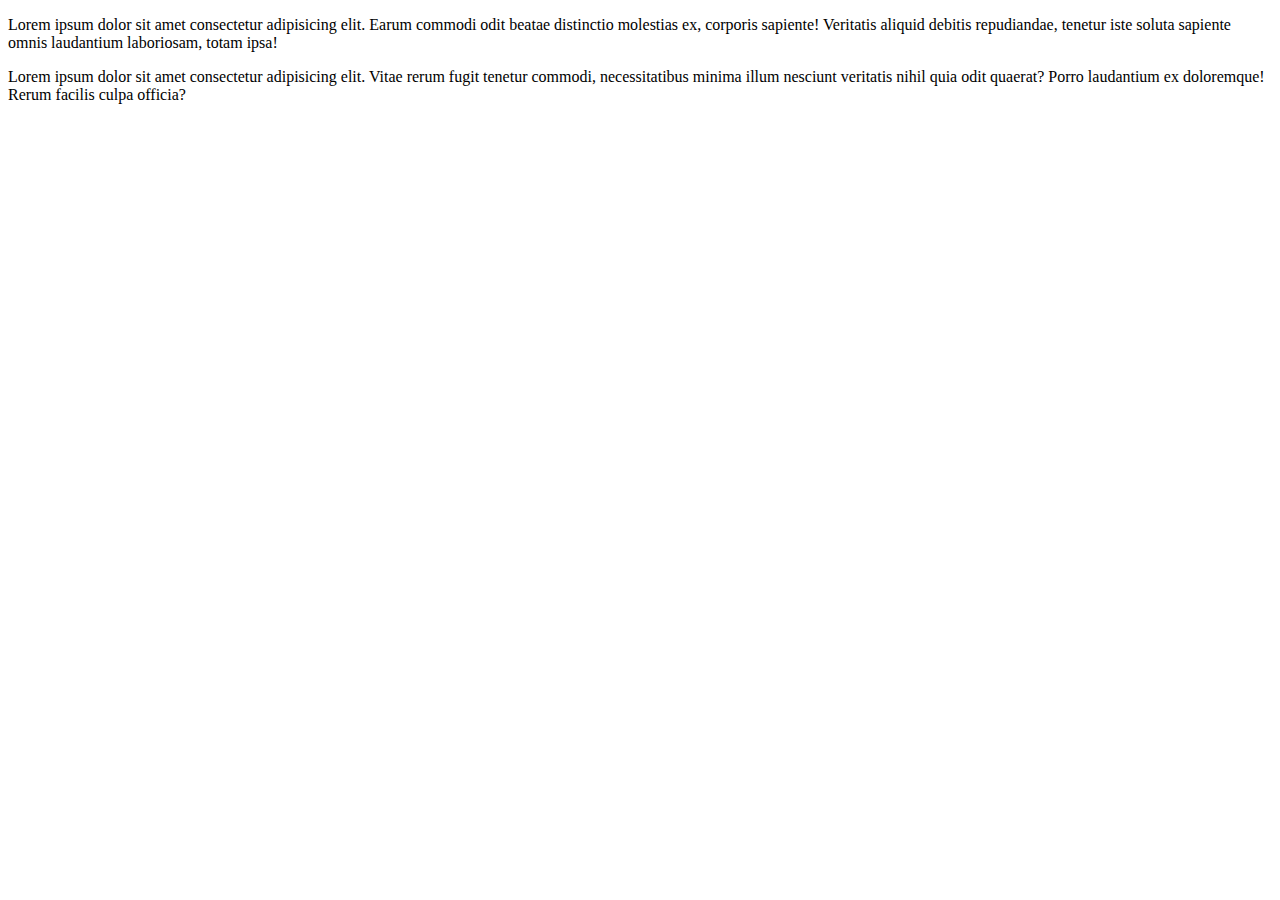
<file: 01-Fundamentals-Part-1/assignments/index.html>
<!DOCTYPE html>
<html lang="en">
  <head>
    <meta charset="UTF-8" />
    <meta http-equiv="X-UA-Compatible" content="IE=edge" />
    <meta name="viewport" content="width=device-width, initial-scale=1.0" />
    <title>Document</title>

    <script defer src="index.js"></script>
  </head>
  <body>
    <p>
      Lorem ipsum dolor sit amet consectetur adipisicing elit. Earum commodi
      odit beatae distinctio molestias ex, corporis sapiente! Veritatis aliquid
      debitis repudiandae, tenetur iste soluta sapiente omnis laudantium
      laboriosam, totam ipsa!
    </p>
    <p>
      Lorem ipsum dolor sit amet consectetur adipisicing elit. Vitae rerum fugit
      tenetur commodi, necessitatibus minima illum nesciunt veritatis nihil quia
      odit quaerat? Porro laudantium ex doloremque! Rerum facilis culpa officia?
    </p>
  </body>
</html>
</file>
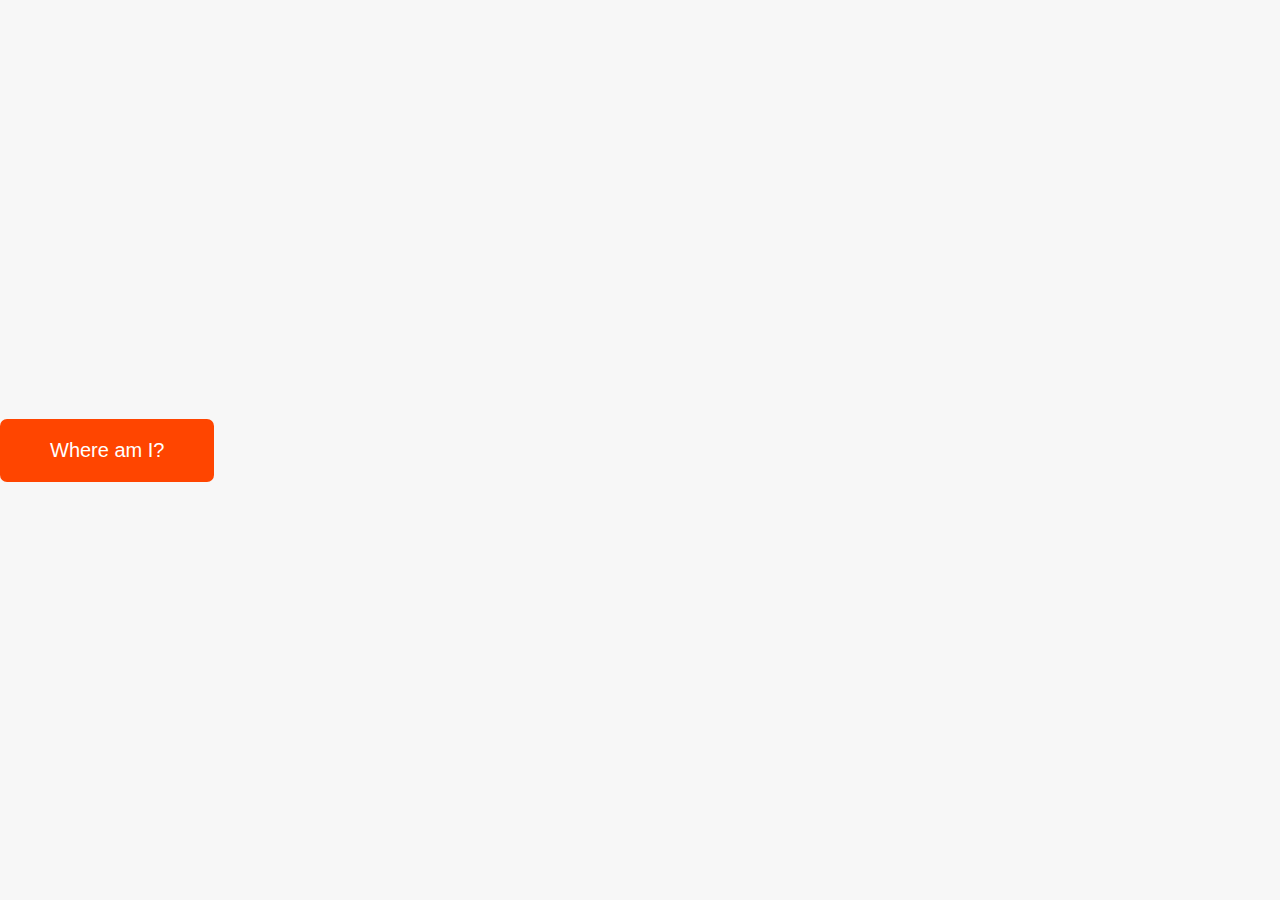
<file: 16-Asynchronous/starter/index.html>
<!DOCTYPE html>
<html lang="en">
  <head>
    <meta charset="UTF-8" />
    <meta name="viewport" content="width=device-width, initial-scale=1.0" />
    <meta http-equiv="X-UA-Compatible" content="ie=edge" />
    <link rel="stylesheet" href="style.css" />
    <script defer src="script.js"></script>
    <title>Asynchronous JavaScript</title>
  </head>

  <body>
    <main class="container">
      <div class="countries">
        <!--
        <article class="country">
          <img class="country__img" src="" />
          <div class="country__data">
            <h3 class="country__name">COUNTRY</h3>
            <h4 class="country__region">REGION</h4>
            <p class="country__row"><span>👫</span>POP people</p>
            <p class="country__row"><span>🗣️</span>LANG</p>
            <p class="country__row"><span>💰</span>CUR</p>
          </div>
        </article>
        -->
      </div>
      <button class="btn-country">Where am I?</button>
      <div class="images"></div>
    </main>
  </body>
</html>
</file>
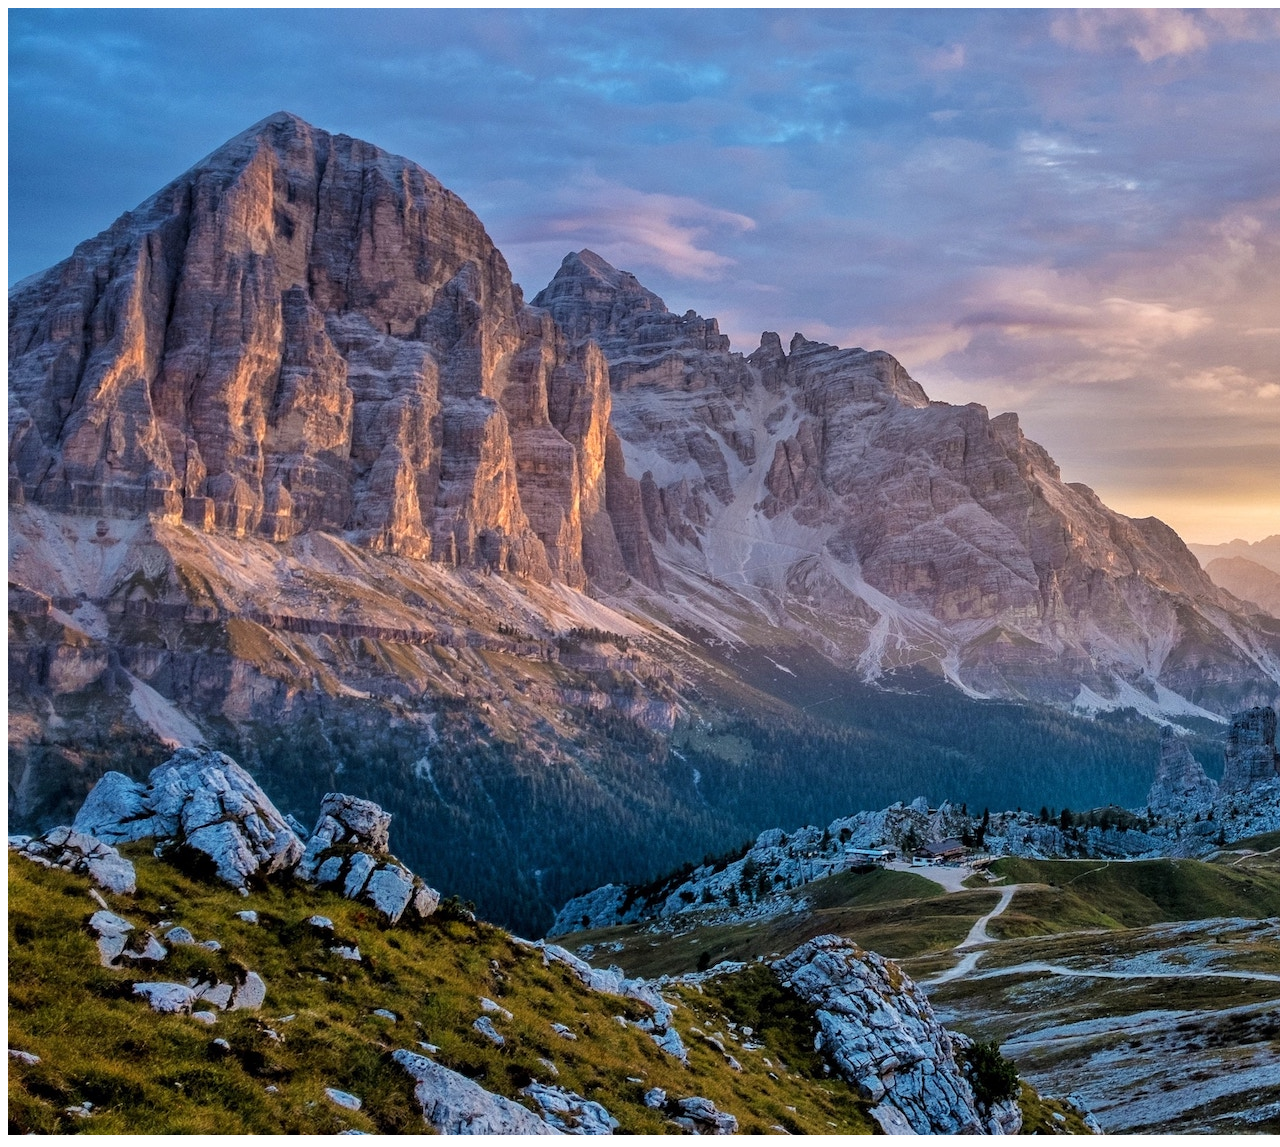
<file: 16-Asynchronous/challenges/second/index.html>
<!DOCTYPE html>
<html lang="en">
  <head>
    <meta charset="UTF-8" />
    <meta http-equiv="X-UA-Compatible" content="IE=edge" />
    <meta name="viewport" content="width=device-width, initial-scale=1.0" />
    <title>Document</title>
    <script defer src="index.js"></script>
    <link rel="stylesheet" href="style.css" />
  </head>
  <body>
    <div class="images"></div>
  </body>
</html>
</file>
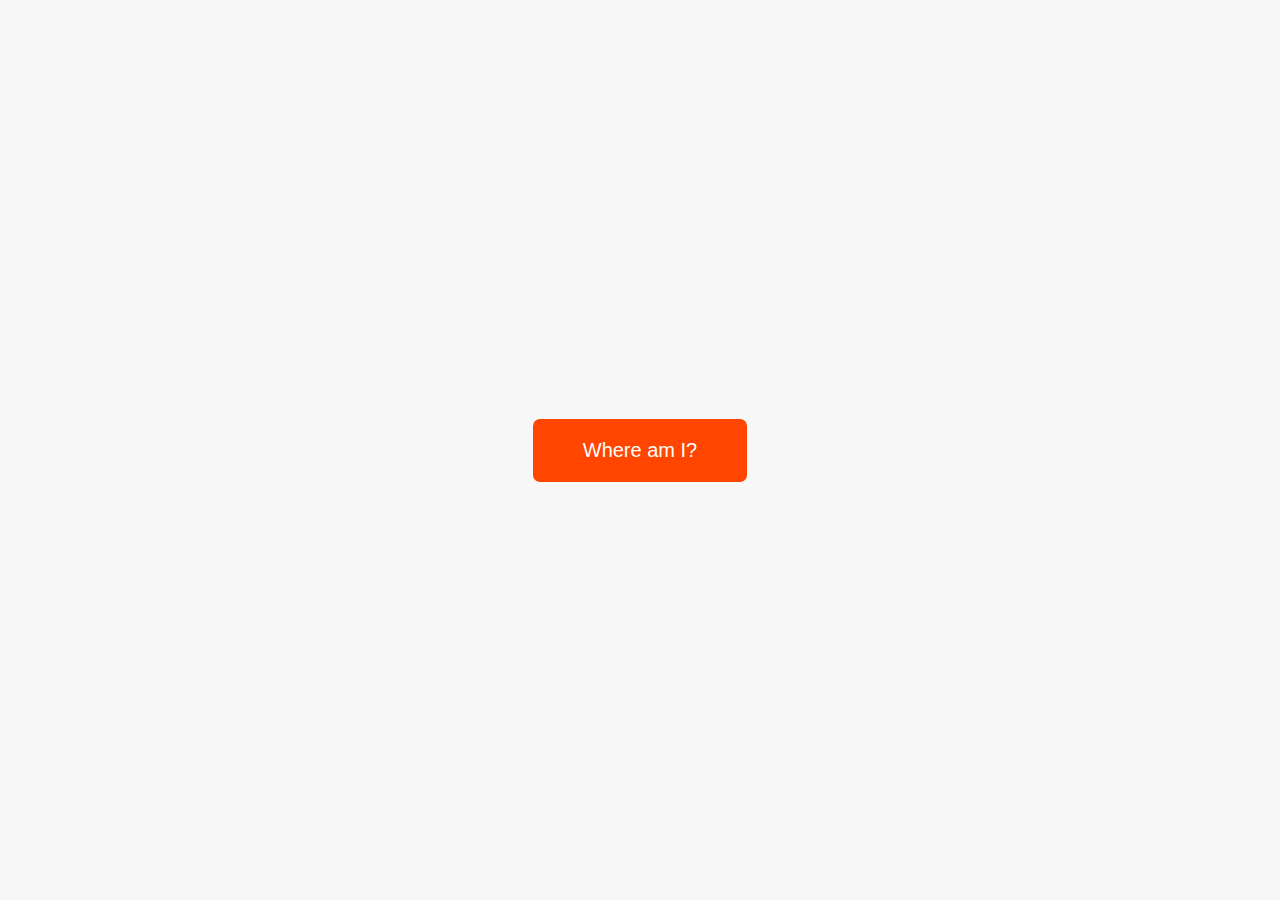
<file: 16-Asynchronous/challenges/first/async-version/index.html>
<!DOCTYPE html>
<html lang="en">
  <head>
    <meta charset="UTF-8" />
    <meta http-equiv="X-UA-Compatible" content="IE=edge" />
    <meta name="viewport" content="width=device-width, initial-scale=1.0" />
    <title>Document</title>
    <script defer src="index.js"></script>
    <link rel="stylesheet" href="style.css" />
  </head>
  <body>
    <main>
      <div class="countries"></div>
      <button class="btn-country">Where am I?</button>
    </main>
  </body>
</html>
</file>
<file: 16-Asynchronous/starter/style.css>
* {
  margin: 0;
  padding: 0;
  box-sizing: inherit;
}

html {
  font-size: 62.5%;
  box-sizing: border-box;
}

body {
  font-family: system-ui;
  color: #555;
  background-color: #f7f7f7;
  min-height: 100vh;

  display: flex;
  align-items: center;
  justify-content: center;
}

.container {
  width: 100%;
}

.countries {
  /* margin-bottom: 8rem; */
  display: grid;
  grid-template-columns: repeat(auto-fit, minmax(300px, 1fr));
  gap: 1rem;

  font-size: 2rem;
  opacity: 0;
  transition: opacity 1s;
}

.country {
  background-color: #fff;
  box-shadow: 0 2rem 5rem 1rem rgba(0, 0, 0, 0.1);
  font-size: 1.8rem;
  width: 30rem;
  border-radius: 0.7rem;
  margin: 0 3rem;
  /* overflow: hidden; */
}

.neighbour::before {
  content: 'Neighbour country';
  width: 100%;
  position: absolute;
  top: -4rem;

  text-align: center;
  font-size: 1.8rem;
  font-weight: 600;
  text-transform: uppercase;
  color: #888;
}

.neighbour {
  transform: scale(0.8) translateY(1rem);
  margin-left: 0;
}

.country__img {
  width: 30rem;
  height: 17rem;
  object-fit: cover;
  background-color: #eee;
  border-top-left-radius: 0.7rem;
  border-top-right-radius: 0.7rem;
}

.country__data {
  padding: 2.5rem 3.75rem 3rem 3.75rem;
}

.country__name {
  font-size: 2.7rem;
  margin-bottom: 0.7rem;
}

.country__region {
  font-size: 1.4rem;
  margin-bottom: 2.5rem;
  text-transform: uppercase;
  color: #888;
}

.country__row:not(:last-child) {
  margin-bottom: 1rem;
}

.country__row span {
  display: inline-block;
  margin-right: 2rem;
  font-size: 2.4rem;
}

.btn-country {
  border: none;
  font-size: 2rem;
  padding: 2rem 5rem;
  border-radius: 0.7rem;
  color: white;
  background-color: orangered;
  cursor: pointer;
}

.images {
  display: flex;
}

.images img {
  display: block;
  width: 80rem;
  margin: 4rem;
}

.images img.parallel {
  width: 40rem;
  margin: 2rem;
  border: 3rem solid white;
  box-shadow: 0 2rem 5rem 1rem rgba(0, 0, 0, 0.1);
}
</file>
<file: 16-Asynchronous/challenges/second/style.css>
.hidden {
  display: none;
}
</file>
<file: 16-Asynchronous/challenges/first/async-version/style.css>
* {
    margin: 0;
    padding: 0;
    box-sizing: inherit;
  }
  
  html {
    font-size: 62.5%;
    box-sizing: border-box;
  }
  
  body {
    font-family: system-ui;
    color: #555;
    background-color: #f7f7f7;
    min-height: 100vh;
  
    display: flex;
    align-items: center;
    justify-content: center;
  }
  
  .container {
    width: 100%;
  }
  
  .countries {
    /* margin-bottom: 8rem; */
    display: grid;
    grid-template-columns: repeat(auto-fit, minmax(300px, 1fr));
    gap: 1rem;
  
    font-size: 2rem;
    opacity: 0;
    transition: opacity 1s;
  }
  
  .country {
    background-color: #fff;
    box-shadow: 0 2rem 5rem 1rem rgba(0, 0, 0, 0.1);
    font-size: 1.8rem;
    width: 30rem;
    border-radius: 0.7rem;
    margin: 0 3rem;
    /* overflow: hidden; */
  }
  
  .neighbour::before {
    content: 'Neighbour country';
    width: 100%;
    position: absolute;
    top: -4rem;
  
    text-align: center;
    font-size: 1.8rem;
    font-weight: 600;
    text-transform: uppercase;
    color: #888;
  }
  
  .neighbour {
    transform: scale(0.8) translateY(1rem);
    margin-left: 0;
  }
  
  .country__img {
    width: 30rem;
    height: 17rem;
    object-fit: cover;
    background-color: #eee;
    border-top-left-radius: 0.7rem;
    border-top-right-radius: 0.7rem;
  }
  
  .country__data {
    padding: 2.5rem 3.75rem 3rem 3.75rem;
  }
  
  .country__name {
    font-size: 2.7rem;
    margin-bottom: 0.7rem;
  }
  
  .country__region {
    font-size: 1.4rem;
    margin-bottom: 2.5rem;
    text-transform: uppercase;
    color: #888;
  }
  
  .country__row:not(:last-child) {
    margin-bottom: 1rem;
  }
  
  .country__row span {
    display: inline-block;
    margin-right: 2rem;
    font-size: 2.4rem;
  }
  
  .btn-country {
    border: none;
    font-size: 2rem;
    padding: 2rem 5rem;
    border-radius: 0.7rem;
    color: white;
    background-color: orangered;
    cursor: pointer;
  }
  
  .images {
    display: flex;
  }
  
  .images img {
    display: block;
    width: 80rem;
    margin: 4rem;
  }
  
  .images img.parallel {
    width: 40rem;
    margin: 2rem;
    border: 3rem solid white;
    box-shadow: 0 2rem 5rem 1rem rgba(0, 0, 0, 0.1);
  }
</file>
